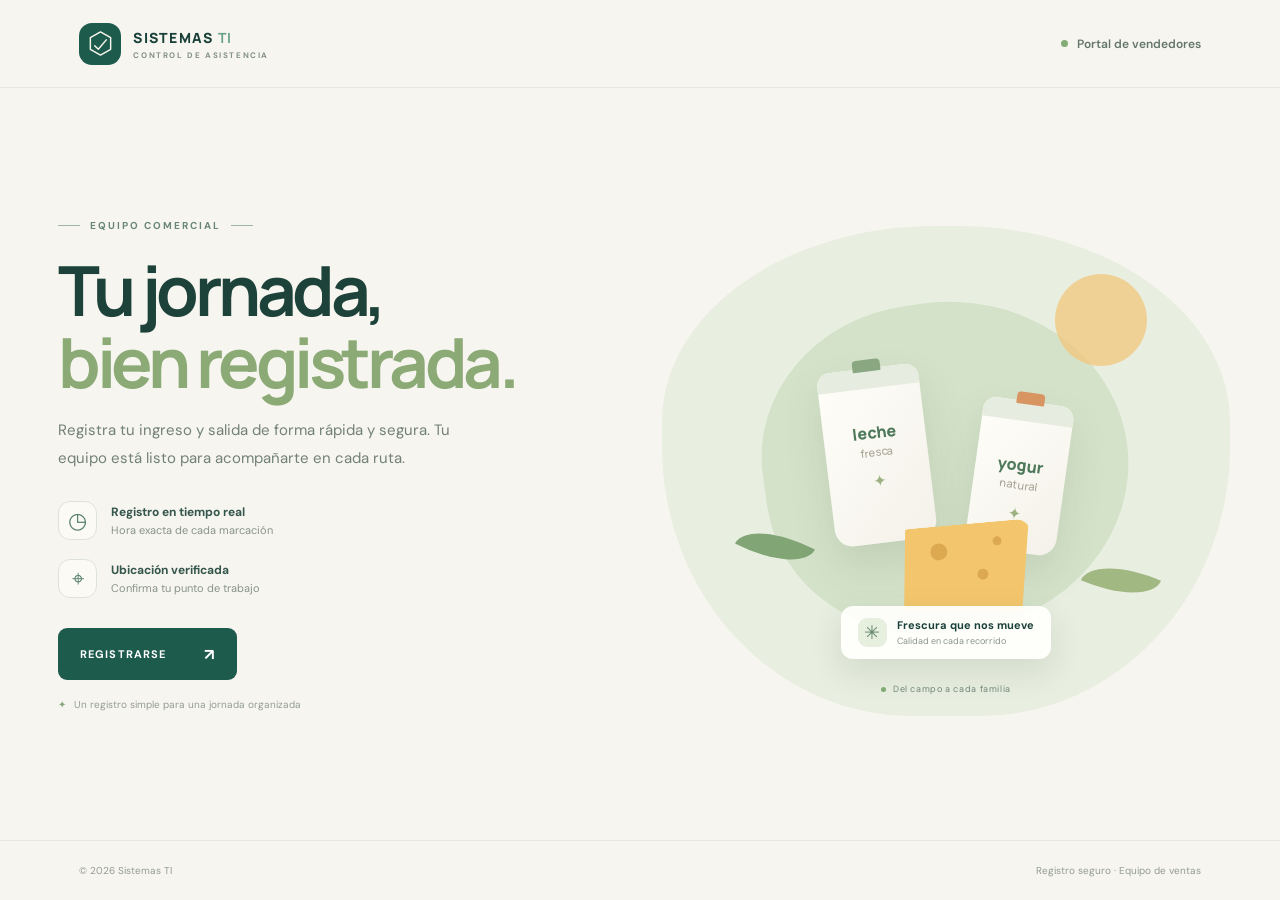
<file: index.html>
<!doctype html>
<html lang="es">
<head>
  <meta charset="utf-8">
  <meta name="viewport" content="width=device-width, initial-scale=1">
  <meta name="theme-color" content="#f7f4ec">
  <title>Registro de ingreso y salida | Sistemas TI</title>
  <link rel="preconnect" href="https://fonts.googleapis.com">
  <link rel="preconnect" href="https://fonts.gstatic.com" crossorigin>
  <link href="https://fonts.googleapis.com/css2?family=DM+Sans:wght@400;500;600;700&family=Manrope:wght@400;500;600;700;800&display=swap" rel="stylesheet">
  <link rel="stylesheet" href="styles.css">
</head>
<body class="home-page">
  <header class="topbar">
    <a class="brand" href="index.html" aria-label="Sistemas TI inicio">
      <span class="brand-mark" aria-hidden="true"><svg viewBox="0 0 40 40"><path d="M20 4 34 12v16l-14 8L6 28V12L20 4Z"/><path d="m12 23 5 5 11-13"/></svg></span>
      <span class="brand-copy"><strong>SISTEMAS <b>TI</b></strong><small>CONTROL DE ASISTENCIA</small></span>
    </a>
    <span class="topbar-note"><span class="status-dot"></span> Portal de vendedores</span>
  </header>

  <main class="hero-wrap">
    <section class="hero-copy">
      <div class="eyebrow"><span class="eyebrow-line"></span> EQUIPO COMERCIAL <span class="eyebrow-line"></span></div>
      <h1>Tu jornada,<br><span>bien registrada.</span></h1>
      <p class="hero-description">Registra tu ingreso y salida de forma rápida y segura. Tu equipo está listo para acompañarte en cada ruta.</p>
      <div class="hero-points">
        <div class="hero-point"><span class="point-icon">◷</span><span><b>Registro en tiempo real</b><small>Hora exacta de cada marcación</small></span></div>
        <div class="hero-point"><span class="point-icon pin-icon">⌖</span><span><b>Ubicación verificada</b><small>Confirma tu punto de trabajo</small></span></div>
      </div>
      <a class="primary-button" href="registro.html">REGISTRARSE <span aria-hidden="true">↗</span></a>
      <p class="secure-note"><span aria-hidden="true">✦</span> Un registro simple para una jornada organizada</p>
    </section>
    <section class="hero-visual" aria-label="Productos lácteos frescos">
      <div class="visual-blob"></div>
      <div class="sun-shape"></div>
      <div class="milk-card milk-card-one"><span class="milk-cap"></span><span class="milk-label">leche<br><small>fresca</small></span><span class="milk-drop">✦</span></div>
      <div class="milk-card milk-card-two"><span class="milk-cap"></span><span class="milk-label">yogur<br><small>natural</small></span><span class="milk-drop">✦</span></div>
      <div class="cheese-card"><span class="cheese-hole hole-one"></span><span class="cheese-hole hole-two"></span><span class="cheese-hole hole-three"></span></div>
      <div class="leaf leaf-one"></div><div class="leaf leaf-two"></div>
      <div class="floating-note"><span class="fresh-icon">✳</span><span><b>Frescura que nos mueve</b><small>Calidad en cada recorrido</small></span></div>
      <div class="visual-caption"><span class="caption-dot"></span> Del campo a cada familia</div>
    </section>
  </main>
  <footer class="site-footer"><span>© 2026 Sistemas TI</span><span>Registro seguro · Equipo de ventas</span></footer>
</body>
</html>
</file>
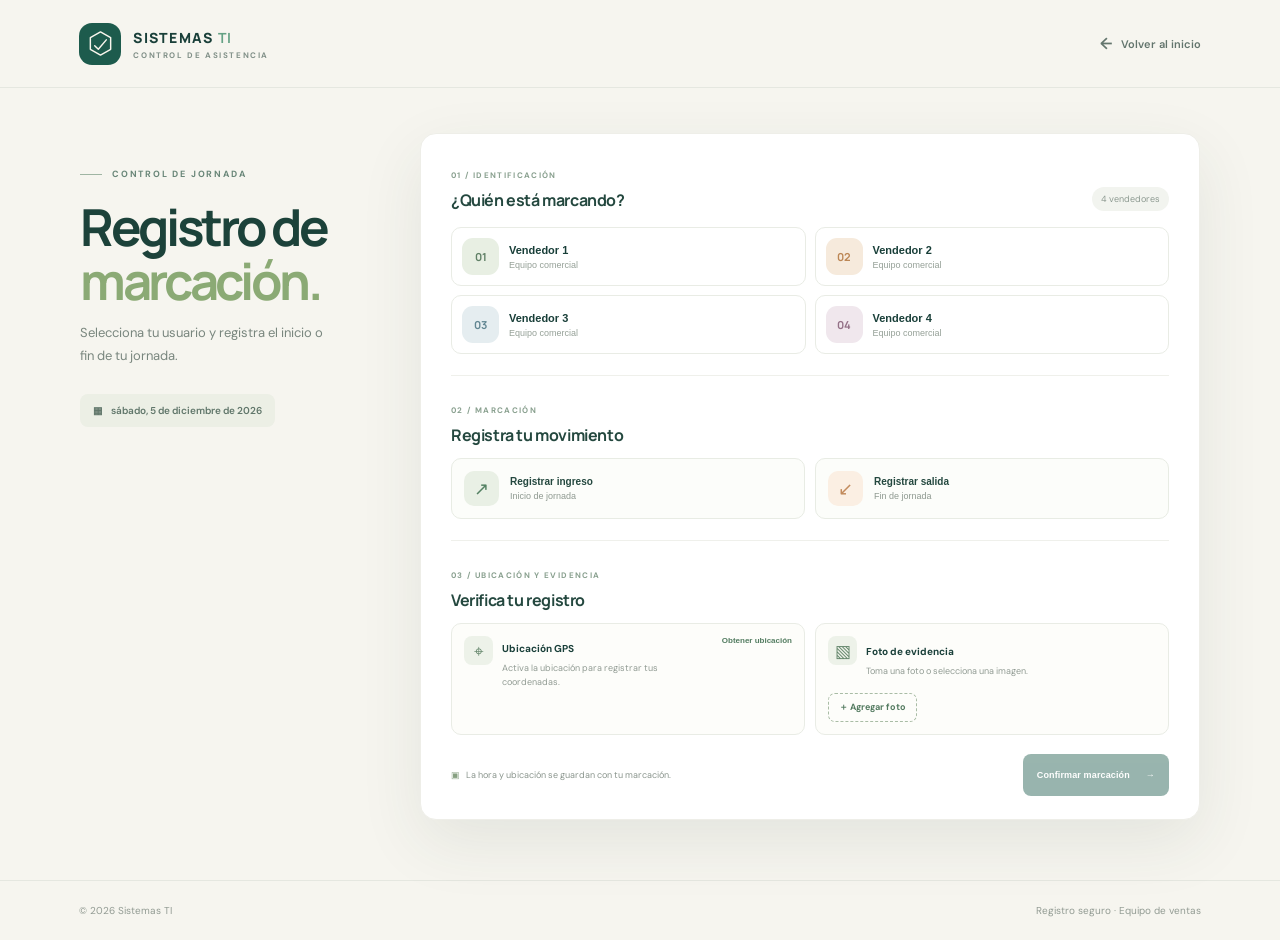
<file: registro.html>
<!doctype html>
<html lang="es">
<head>
  <meta charset="utf-8">
  <meta name="viewport" content="width=device-width, initial-scale=1">
  <meta name="theme-color" content="#f7f4ec">
  <title>Marcación de vendedores | Sistemas TI</title>
  <link rel="preconnect" href="https://fonts.googleapis.com">
  <link rel="preconnect" href="https://fonts.gstatic.com" crossorigin>
  <link href="https://fonts.googleapis.com/css2?family=DM+Sans:wght@400;500;600;700&family=Manrope:wght@400;500;600;700;800&display=swap" rel="stylesheet">
  <link rel="stylesheet" href="styles.css">
</head>
<body class="register-page">
  <header class="topbar">
    <a class="brand" href="index.html" aria-label="Sistemas TI inicio"><span class="brand-mark" aria-hidden="true"><svg viewBox="0 0 40 40"><path d="M20 4 34 12v16l-14 8L6 28V12L20 4Z"/><path d="m12 23 5 5 11-13"/></svg></span><span class="brand-copy"><strong>SISTEMAS <b>TI</b></strong><small>CONTROL DE ASISTENCIA</small></span></a>
    <a class="back-link" href="index.html"><span aria-hidden="true">←</span> Volver al inicio</a>
  </header>
  <main class="register-layout">
    <section class="register-heading"><div class="eyebrow"><span class="eyebrow-line"></span> CONTROL DE JORNADA</div><h1>Registro de<br><span>marcación.</span></h1><p>Selecciona tu usuario y registra el inicio o fin de tu jornada.</p><div class="date-chip"><span aria-hidden="true">▦</span><span id="today">Cargando fecha…</span></div></section>
    <section class="attendance-card">
      <div class="card-heading"><div><span class="section-label">01 / IDENTIFICACIÓN</span><h2>¿Quién está marcando?</h2></div><span class="user-count">4 vendedores</span></div>
      <div class="seller-grid" role="group" aria-label="Selecciona un vendedor">
        <button class="seller-option" type="button" data-seller="1"><span class="seller-avatar avatar-a">01</span><span class="seller-meta"><b>Vendedor 1</b><small>Equipo comercial</small></span><span class="check-mark">✓</span></button>
        <button class="seller-option" type="button" data-seller="2"><span class="seller-avatar avatar-b">02</span><span class="seller-meta"><b>Vendedor 2</b><small>Equipo comercial</small></span><span class="check-mark">✓</span></button>
        <button class="seller-option" type="button" data-seller="3"><span class="seller-avatar avatar-c">03</span><span class="seller-meta"><b>Vendedor 3</b><small>Equipo comercial</small></span><span class="check-mark">✓</span></button>
        <button class="seller-option" type="button" data-seller="4"><span class="seller-avatar avatar-d">04</span><span class="seller-meta"><b>Vendedor 4</b><small>Equipo comercial</small></span><span class="check-mark">✓</span></button>
      </div>
      <div class="divider"></div>
      <div class="card-heading lower-heading"><div><span class="section-label">02 / MARCACIÓN</span><h2>Registra tu movimiento</h2></div></div>
      <div class="action-row"><button class="action-button entry-action" type="button" data-action="Ingreso"><span class="action-icon">↗</span><span><b>Registrar ingreso</b><small>Inicio de jornada</small></span></button><button class="action-button exit-action" type="button" data-action="Salida"><span class="action-icon">↙</span><span><b>Registrar salida</b><small>Fin de jornada</small></span></button></div>
      <div class="divider"></div>
      <div class="card-heading location-heading"><div><span class="section-label">03 / UBICACIÓN Y EVIDENCIA</span><h2>Verifica tu registro</h2></div></div>
      <div class="details-grid">
        <div class="location-box"><span class="detail-icon">⌖</span><div class="detail-content"><b>Ubicación GPS</b><p id="location-status">Activa la ubicación para registrar tus coordenadas.</p><span id="coordinates" class="coordinates"></span></div><button id="locate-button" class="text-button" type="button">Obtener ubicación</button></div>
        <div class="photo-box"><div class="photo-copy"><span class="detail-icon">▧</span><div><b>Foto de evidencia</b><p>Toma una foto o selecciona una imagen.</p></div></div><label class="upload-button" for="photo-input">＋ Agregar foto</label><input id="photo-input" type="file" accept="image/*" capture="environment" hidden><div id="photo-preview" class="photo-preview" aria-live="polite"></div></div>
      </div>
      <div class="submit-row"><p><span class="lock-icon">▣</span> La hora y ubicación se guardan con tu marcación.</p><button class="submit-button" id="submit-button" type="button" disabled>Confirmar marcación <span aria-hidden="true">→</span></button></div>
      <div id="result-message" class="result-message" role="status" aria-live="polite"></div>
    </section>
  </main>
  <footer class="site-footer"><span>© 2026 Sistemas TI</span><span>Registro seguro · Equipo de ventas</span></footer>
  <script src="registro.js"></script>
</body>
</html>
</file>
<file: styles.css>
:root{--ink:#193f39;--muted:#74817a;--green:#1d5b4d;--green-dark:#17473e;--cream:#f7f5ef;--line:#e8e9df;--orange:#e79a59;--white:#fff;--shadow:0 22px 65px rgba(39,70,58,.09)}
*{box-sizing:border-box}body{margin:0;background:var(--cream);color:var(--ink);font-family:"DM Sans",sans-serif;min-height:100vh}a{color:inherit;text-decoration:none}.topbar{height:88px;display:flex;align-items:center;justify-content:space-between;padding:0 max(calc((100vw - 1180px)/2),6.2vw);border-bottom:1px solid rgba(34,72,59,.08)}.brand{display:inline-flex;align-items:center;gap:12px}.brand-mark{width:42px;height:42px;background:var(--green);border-radius:13px;display:grid;place-items:center}.brand-mark svg{width:29px;fill:none;stroke:#f9f6ed;stroke-width:2;stroke-linecap:round;stroke-linejoin:round}.brand-copy{display:flex;flex-direction:column;gap:3px;letter-spacing:.07em}.brand-copy strong{font:800 14px Manrope,sans-serif;letter-spacing:.09em}.brand-copy b{color:#64a184}.brand-copy small{font-size:8px;color:#819088;letter-spacing:.2em;font-weight:700}.topbar-note,.back-link{display:flex;align-items:center;gap:9px;font-size:12px;font-weight:600;color:#63756d}.status-dot,.caption-dot{width:7px;height:7px;border-radius:50%;background:#83ad76}.hero-wrap{max-width:1180px;min-height:calc(100vh - 148px);margin:auto;padding:76px 0 62px;display:grid;grid-template-columns:1fr 1.02fr;align-items:center;gap:55px}.hero-copy{padding:0 0 12px 8px}.eyebrow{display:flex;align-items:center;gap:10px;color:#698678;font-size:10px;letter-spacing:.2em;font-weight:700}.eyebrow-line{height:1px;width:22px;background:#9fb5a3}.hero-copy h1,.register-heading h1{font:700 clamp(46px,5.4vw,70px)/1.05 Manrope,sans-serif;letter-spacing:-.065em;margin:22px 0 18px;color:#1c423a}.hero-copy h1 span,.register-heading h1 span{color:#8baa75}.hero-description{max-width:415px;color:#718078;font-size:15px;line-height:1.85;margin:0}.hero-points{display:flex;flex-direction:column;gap:19px;margin:29px 0 30px}.hero-point{display:flex;align-items:center;gap:14px}.point-icon{width:39px;height:39px;border:1px solid #dce4d7;border-radius:12px;display:grid;place-items:center;color:#57816a;font-size:22px;background:#fbfaf5}.hero-point span:last-child{display:flex;flex-direction:column;gap:3px}.hero-point b{font-size:12px;color:#34564c}.hero-point small{font-size:11px;color:#87938b}.primary-button,.submit-button{height:52px;padding:0 22px;background:var(--green);color:white;border:0;border-radius:9px;display:inline-flex;align-items:center;justify-content:space-between;gap:38px;font-weight:700;font-size:11px;letter-spacing:.1em;transition:.2s;cursor:pointer}.primary-button:hover,.submit-button:not(:disabled):hover{background:var(--green-dark);transform:translateY(-2px)}.primary-button span{font-size:16px}.secure-note{display:flex;align-items:center;gap:8px;color:#929c93;font-size:10px;margin:18px 0 0}.secure-note span{color:#86a57b}.hero-visual{position:relative;height:490px;border-radius:48% 48% 44% 44%/40% 40% 55% 55%;background:#e8eee0;overflow:hidden}.visual-blob{position:absolute;width:365px;height:330px;border-radius:47% 53% 52% 48%;background:#d4e2c9;top:76px;left:50%;transform:translateX(-50%) rotate(-8deg)}.sun-shape{position:absolute;width:92px;height:92px;border-radius:50%;background:#f3c77d;right:83px;top:48px;opacity:.75}.milk-card{position:absolute;background:linear-gradient(130deg,#fffef9,#f3f1e9);box-shadow:0 20px 40px rgba(59,83,60,.13);border-radius:13px 13px 18px 18px;width:102px;height:175px;top:142px;z-index:2;display:flex;align-items:center;flex-direction:column;padding-top:27px}.milk-card:after{content:"";position:absolute;left:0;right:0;top:0;height:20px;background:#e7ece0;border-radius:13px 13px 0 0}.milk-cap{position:absolute;top:-9px;width:28px;height:12px;border-radius:4px 4px 1px 1px;background:#89a781;z-index:1}.milk-card-one{left:calc(50% - 120px);transform:rotate(-7deg)}.milk-card-two{left:calc(50% + 28px);top:175px;transform:rotate(8deg);height:151px;width:91px}.milk-card-two .milk-cap{background:#d99561}.milk-label{text-align:center;font:800 16px Manrope,sans-serif;color:#4d785a;margin-top:29px;line-height:1.1}.milk-label small{font-size:11px;font-weight:500;color:#a5a394}.milk-drop{color:#9cb283;margin-top:11px}.cheese-card{position:absolute;width:132px;height:92px;left:calc(50% - 45px);top:298px;z-index:3;border-radius:13px;background:#f3c66e;transform:rotate(-5deg);box-shadow:0 18px 30px rgba(148,105,49,.19);clip-path:polygon(6% 0,100% 0,89% 100%,0 87%)}.cheese-hole{position:absolute;border-radius:50%;background:#dca951}.hole-one{width:17px;height:17px;top:17px;left:31px}.hole-two{width:11px;height:11px;top:46px;left:76px}.hole-three{width:9px;height:9px;top:15px;left:94px}.leaf{position:absolute;width:74px;height:31px;border-radius:100% 0 100% 0;background:#81a575;z-index:1}.leaf-one{left:76px;top:305px;transform:rotate(27deg)}.leaf-two{right:72px;top:339px;transform:rotate(203deg);background:#a2b883}.floating-note{position:absolute;bottom:57px;left:50%;transform:translateX(-50%);z-index:4;display:flex;gap:10px;align-items:center;background:rgba(255,255,252,.94);padding:12px 17px;border-radius:12px;box-shadow:0 12px 32px rgba(44,74,52,.12);white-space:nowrap}.fresh-icon{width:29px;height:29px;display:grid;place-items:center;border-radius:9px;background:#e7efdf;color:#628468;font-size:19px}.floating-note>span:last-child{display:flex;flex-direction:column;gap:3px}.floating-note b{font-size:11px}.floating-note small{color:#8a968c;font-size:9px}.visual-caption{position:absolute;bottom:21px;left:0;right:0;display:flex;justify-content:center;align-items:center;gap:7px;font-size:9px;color:#73877b;letter-spacing:.07em}.caption-dot{width:5px;height:5px}.site-footer{height:60px;border-top:1px solid rgba(34,72,59,.08);display:flex;align-items:center;justify-content:space-between;padding:0 max(calc((100vw - 1180px)/2),6.2vw);color:#929b93;font-size:10px}.register-page{background:#f6f5ef}.register-layout{max-width:1120px;margin:auto;padding:45px 0 60px;display:grid;grid-template-columns:280px 1fr;gap:60px;align-items:start}.register-heading{padding-top:35px}.register-heading .eyebrow{font-size:9px}.register-heading h1{font-size:51px;margin:20px 0 14px}.register-heading p{font-size:13px;line-height:1.8;color:#79867e;margin:0;max-width:245px}.date-chip{display:inline-flex;align-items:center;gap:9px;margin-top:26px;background:#ecefe5;padding:10px 13px;border-radius:8px;font-size:10px;color:#60766a;font-weight:600}.attendance-card{background:#fff;border:1px solid #eeeee8;border-radius:16px;padding:28px 30px 23px;box-shadow:var(--shadow)}.card-heading{display:flex;justify-content:space-between;align-items:end;margin-bottom:16px}.section-label{font-size:8px;letter-spacing:.17em;color:#89a08f;font-weight:700}.card-heading h2{font:700 16px Manrope,sans-serif;letter-spacing:-.025em;margin:6px 0 0;color:#24483f}.user-count{font-size:9px;color:#8d9a91;background:#f2f4ef;padding:6px 9px;border-radius:20px}.seller-grid{display:grid;grid-template-columns:1fr 1fr;gap:9px}.seller-option{position:relative;border:1px solid #e9ece5;border-radius:10px;background:#fff;padding:10px;display:flex;align-items:center;gap:10px;text-align:left;cursor:pointer;transition:.18s;color:var(--ink)}.seller-option:hover{border-color:#b5c8b5;background:#fbfcf9}.seller-option.selected{border-color:#6e9b7d;background:#f5f9f3;box-shadow:0 0 0 2px rgba(110,155,125,.1)}.seller-avatar{width:37px;height:37px;border-radius:11px;display:grid;place-items:center;font:700 11px Manrope,sans-serif}.avatar-a{background:#e8efe3;color:#608066}.avatar-b{background:#f6eadc;color:#bc8654}.avatar-c{background:#e5edf0;color:#628692}.avatar-d{background:#f0e7ed;color:#947187}.seller-meta{display:flex;flex-direction:column;gap:4px}.seller-meta b{font-size:11px}.seller-meta small{font-size:9px;color:#95a097}.check-mark{display:none;margin-left:auto;width:19px;height:19px;border-radius:50%;place-items:center;background:#5f8b6c;color:white;font-size:11px}.selected .check-mark{display:grid}.divider{height:1px;background:#eff0eb;margin:21px 0}.lower-heading{margin-bottom:12px}.action-row{display:grid;grid-template-columns:1fr 1fr;gap:10px}.action-button{display:flex;align-items:center;gap:11px;text-align:left;padding:12px;border-radius:10px;border:1px solid #e8ece4;background:#fcfdfa;cursor:pointer;transition:.18s;color:#24483f}.action-button:hover,.action-button.selected{border-color:#8dae8b;background:#f4f8f1}.exit-action:hover,.exit-action.selected{border-color:#dfad82;background:#fff8f0}.action-icon{width:35px;height:35px;border-radius:10px;background:#e9f0e5;color:#548163;display:grid;place-items:center;font-size:18px}.exit-action .action-icon{background:#fbefe3;color:#c28b5d}.action-button>span:last-child{display:flex;flex-direction:column;gap:4px}.action-button b{font-size:10px}.action-button small{font-size:9px;color:#8e9990}.location-heading{margin-bottom:12px}.details-grid{display:grid;grid-template-columns:1fr 1fr;gap:10px}.location-box,.photo-box{border:1px solid #e9ece5;border-radius:10px;padding:12px;min-height:112px;background:#fdfdfa}.location-box{display:flex;align-items:flex-start;gap:9px}.detail-icon{width:29px;height:29px;background:#edf2e9;color:#64866b;border-radius:8px;display:grid;place-items:center;font-size:17px;flex:none}.detail-content{min-width:0;flex:1}.detail-content>b,.photo-copy b{font-size:10px}.detail-content p,.photo-copy p{font-size:9px;color:#919b93;line-height:1.5;margin:5px 0}.coordinates{font-size:8px;color:#78917d;display:block;overflow-wrap:anywhere}.text-button{font-size:8px;color:#527c60;border:0;background:none;padding:0;white-space:nowrap;cursor:pointer;font-weight:700}.text-button:hover{text-decoration:underline}.photo-box{display:flex;flex-direction:column;justify-content:space-between;gap:9px}.photo-copy{display:flex;gap:9px}.photo-copy>div{padding-top:3px}.upload-button{align-self:flex-start;color:#547b60;border:1px dashed #a9bca5;border-radius:7px;padding:7px 10px;font-size:9px;font-weight:700;cursor:pointer}.upload-button:hover{background:#f2f7ef}.photo-preview:empty{display:none}.photo-preview img{max-height:86px;max-width:100%;border-radius:7px;object-fit:cover}.submit-row{display:flex;align-items:center;justify-content:space-between;gap:12px;margin-top:19px}.submit-row p{font-size:9px;color:#8a958d;display:flex;align-items:center;gap:6px}.lock-icon{color:#87a081}.submit-button{height:42px;border-radius:8px;font-size:9px;letter-spacing:.015em;padding:0 14px;gap:16px}.submit-button:disabled{opacity:.45;cursor:not-allowed}.result-message{font-size:10px;color:#527a5e;min-height:0}.result-message:not(:empty){border-radius:8px;background:#f1f7ee;padding:10px;margin-top:12px}.result-message.error{color:#a45542;background:#fff3ef!important}.back-link{font-size:11px}.back-link span{font-size:16px}
@media(max-width:1240px){.hero-wrap,.register-layout{margin-left:6vw;margin-right:6vw}.register-layout{grid-template-columns:245px 1fr;gap:35px}}@media(max-width:850px){.hero-wrap{grid-template-columns:1fr;gap:26px;padding-top:54px;max-width:560px}.hero-copy{padding:0}.hero-visual{height:400px;max-width:500px;width:100%;margin:auto}.visual-blob{top:42px}.milk-card{top:105px}.milk-card-two{top:133px}.cheese-card{top:260px}.floating-note{bottom:43px}.visual-caption{bottom:12px}.register-layout{grid-template-columns:1fr;gap:24px;max-width:650px;padding-top:35px}.register-heading{padding-top:0}.register-heading h1{font-size:43px;margin:12px 0}.register-heading p{max-width:430px}.date-chip{margin-top:14px}}@media(max-width:560px){.topbar{height:72px;padding:0 20px}.topbar-note{font-size:10px}.brand-mark{width:37px;height:37px}.brand-copy strong{font-size:12px}.brand-copy small{font-size:7px}.hero-wrap{margin:0 22px;padding:42px 0 36px}.hero-copy h1{font-size:52px}.hero-description{font-size:13px}.hero-visual{height:335px}.visual-blob{width:290px;height:270px;top:30px}.sun-shape{width:63px;height:63px;top:26px;right:40px}.milk-card{width:80px;height:140px;top:83px}.milk-card-one{left:calc(50% - 95px)}.milk-card-two{left:calc(50% + 15px);top:108px;width:75px;height:125px}.milk-label{font-size:13px;margin-top:16px}.milk-label small{font-size:9px}.cheese-card{width:104px;height:72px;top:213px;left:calc(50% - 35px)}.hole-one{top:13px;left:24px}.hole-two{top:36px;left:60px}.hole-three{top:12px;left:76px}.leaf-one{left:30px;top:226px}.leaf-two{right:30px;top:246px}.floating-note{bottom:34px;padding:9px 12px}.visual-caption{font-size:8px;bottom:10px}.site-footer{height:auto;min-height:58px;padding:14px 20px;font-size:8px;gap:12px}.register-layout{margin:0 16px;padding:29px 0 35px}.register-heading h1{font-size:40px}.attendance-card{padding:20px 16px 17px}.seller-grid{gap:7px}.seller-option{padding:8px;gap:7px}.seller-avatar{width:32px;height:32px}.seller-meta b{font-size:9px}.seller-meta small{font-size:8px}.details-grid{grid-template-columns:1fr}.location-box{min-height:96px}.photo-box{min-height:106px}.submit-row{align-items:flex-start;flex-direction:column}.submit-row p{margin:0}.submit-button{align-self:stretch;justify-content:center}.back-link{font-size:0}.back-link span{font-size:20px}}
</file>
